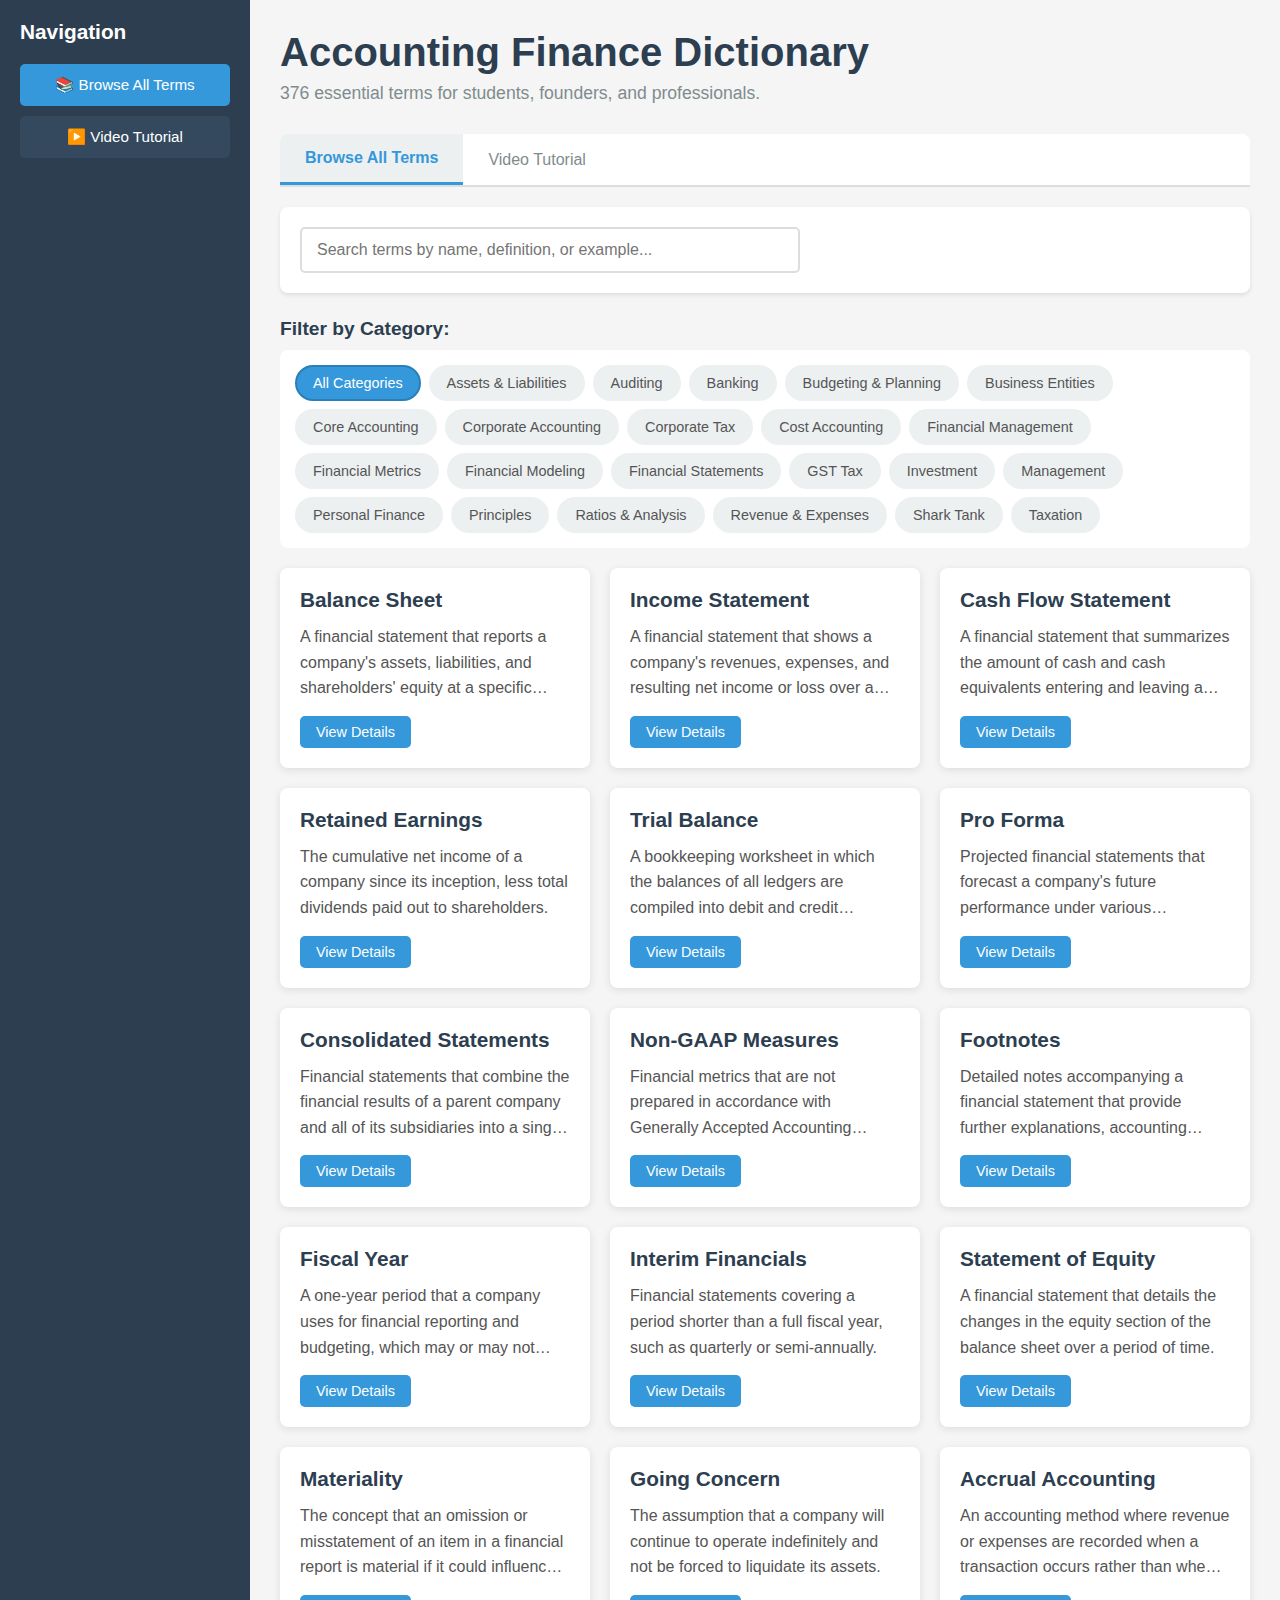
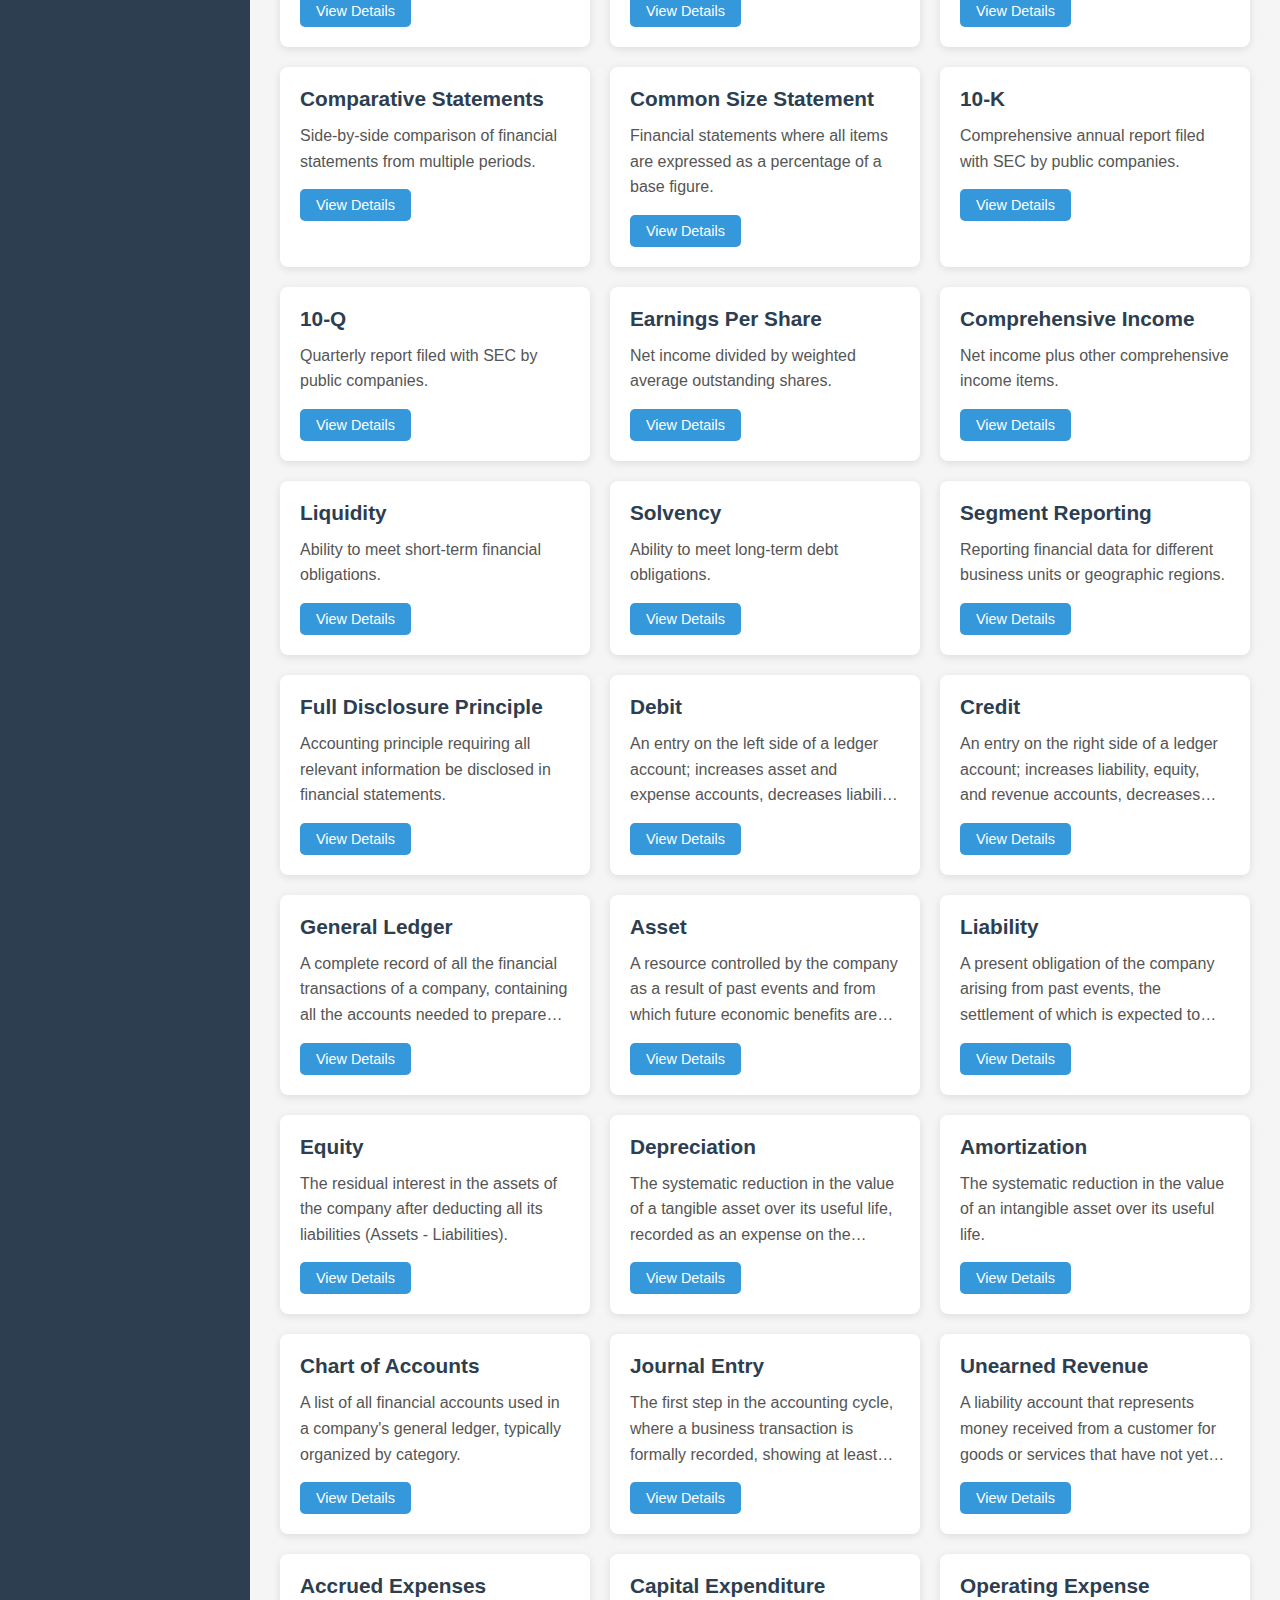
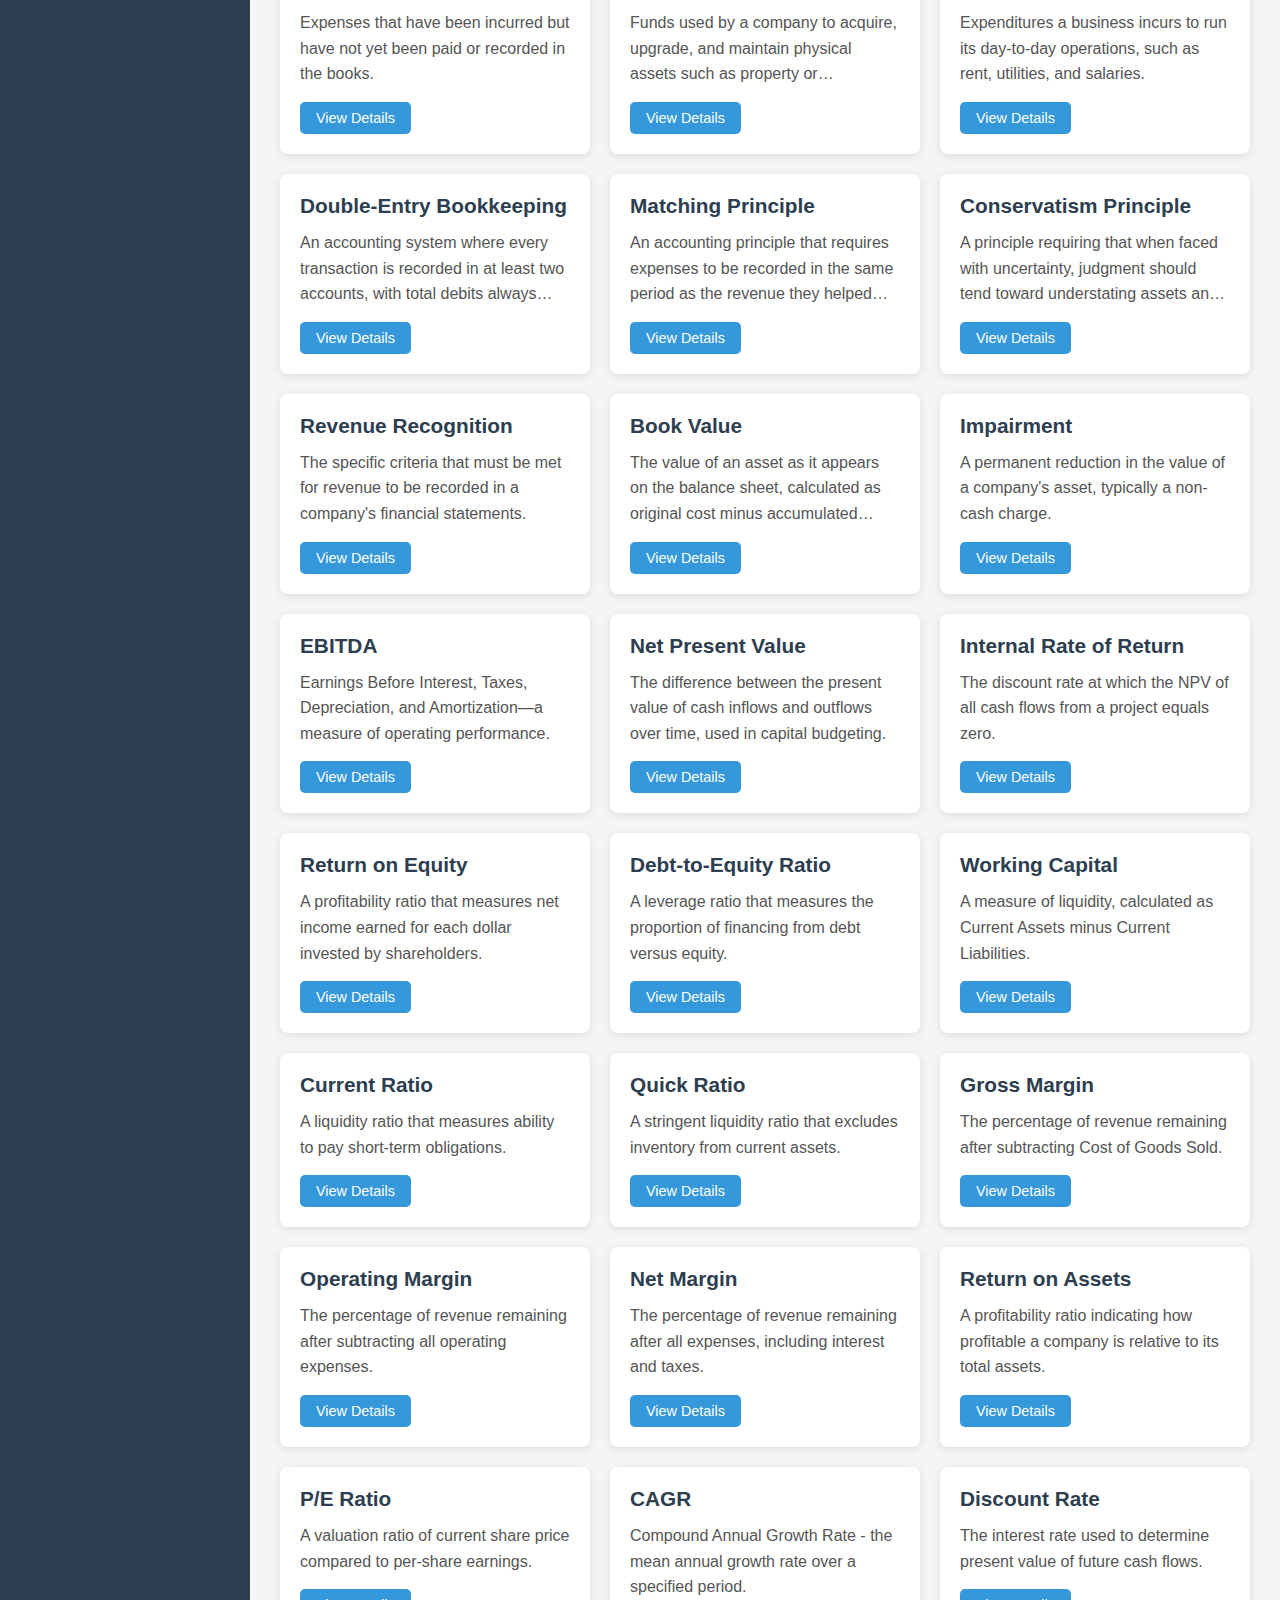
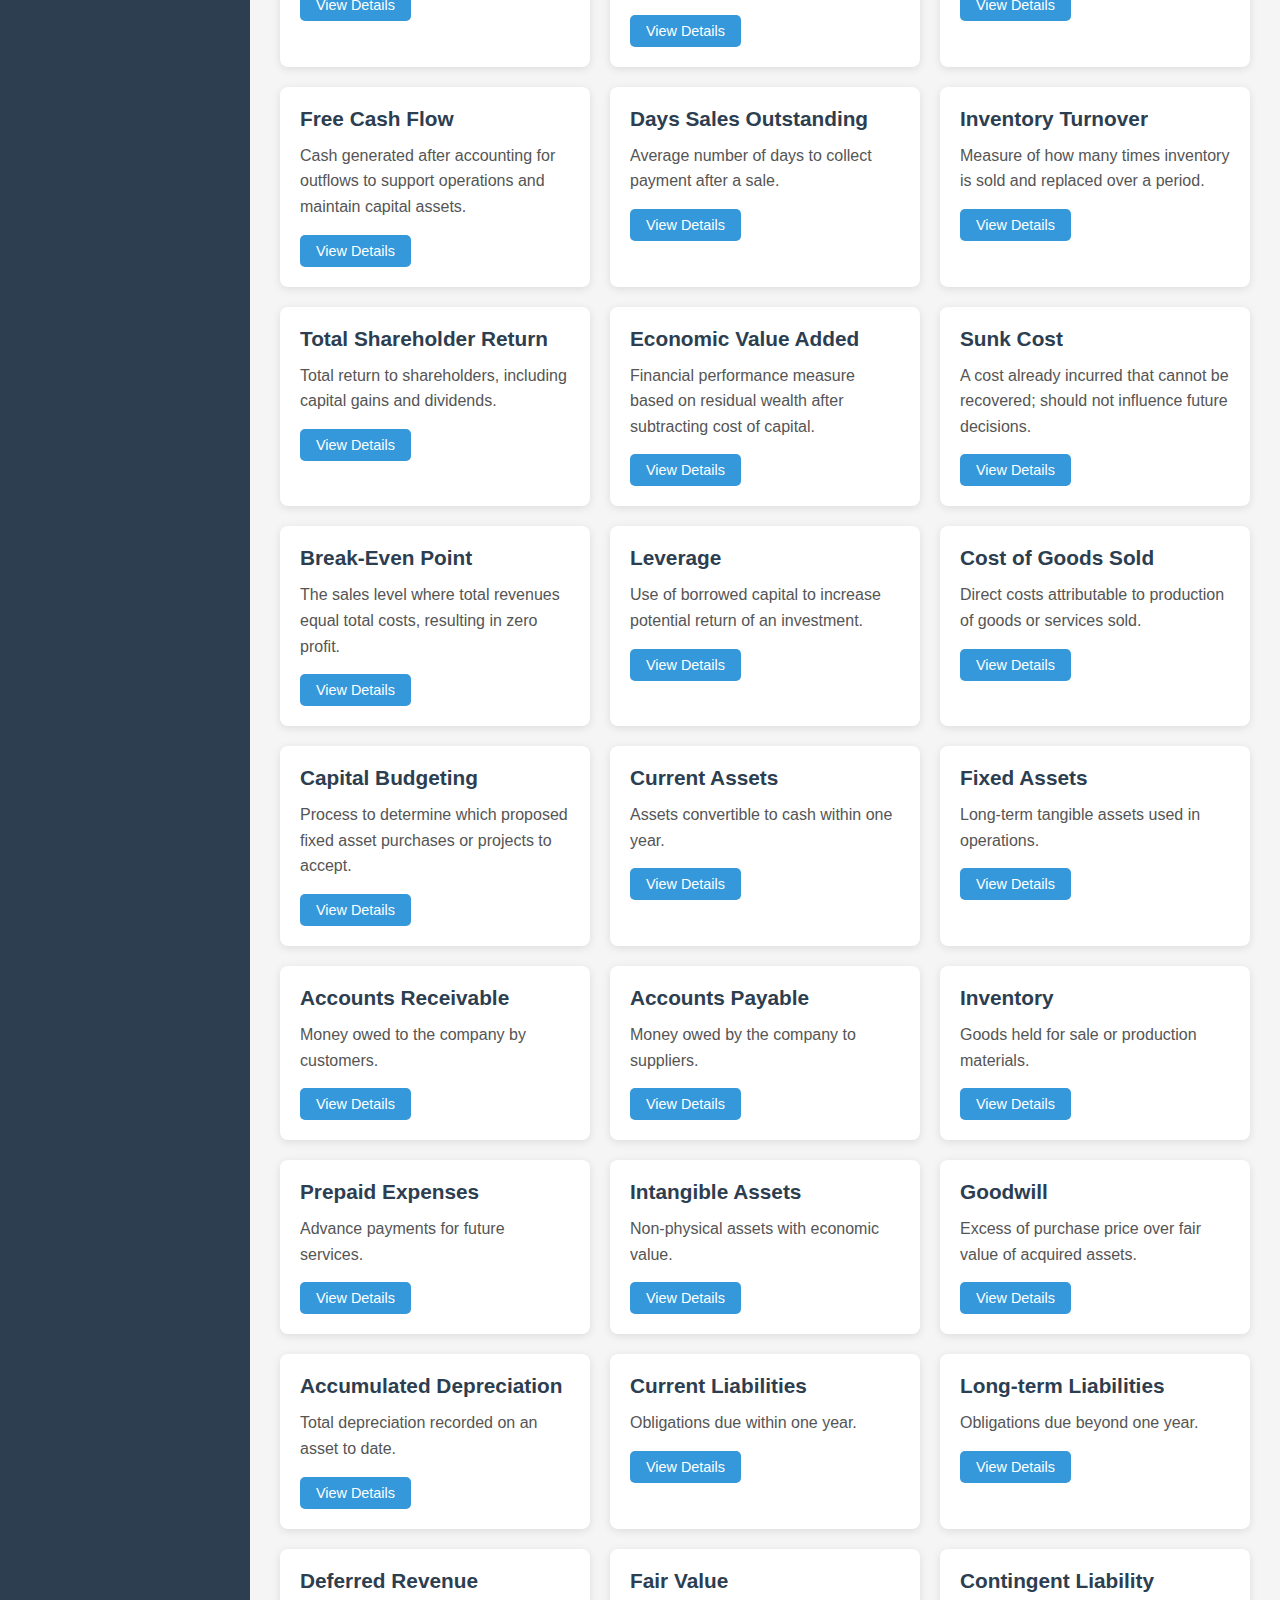
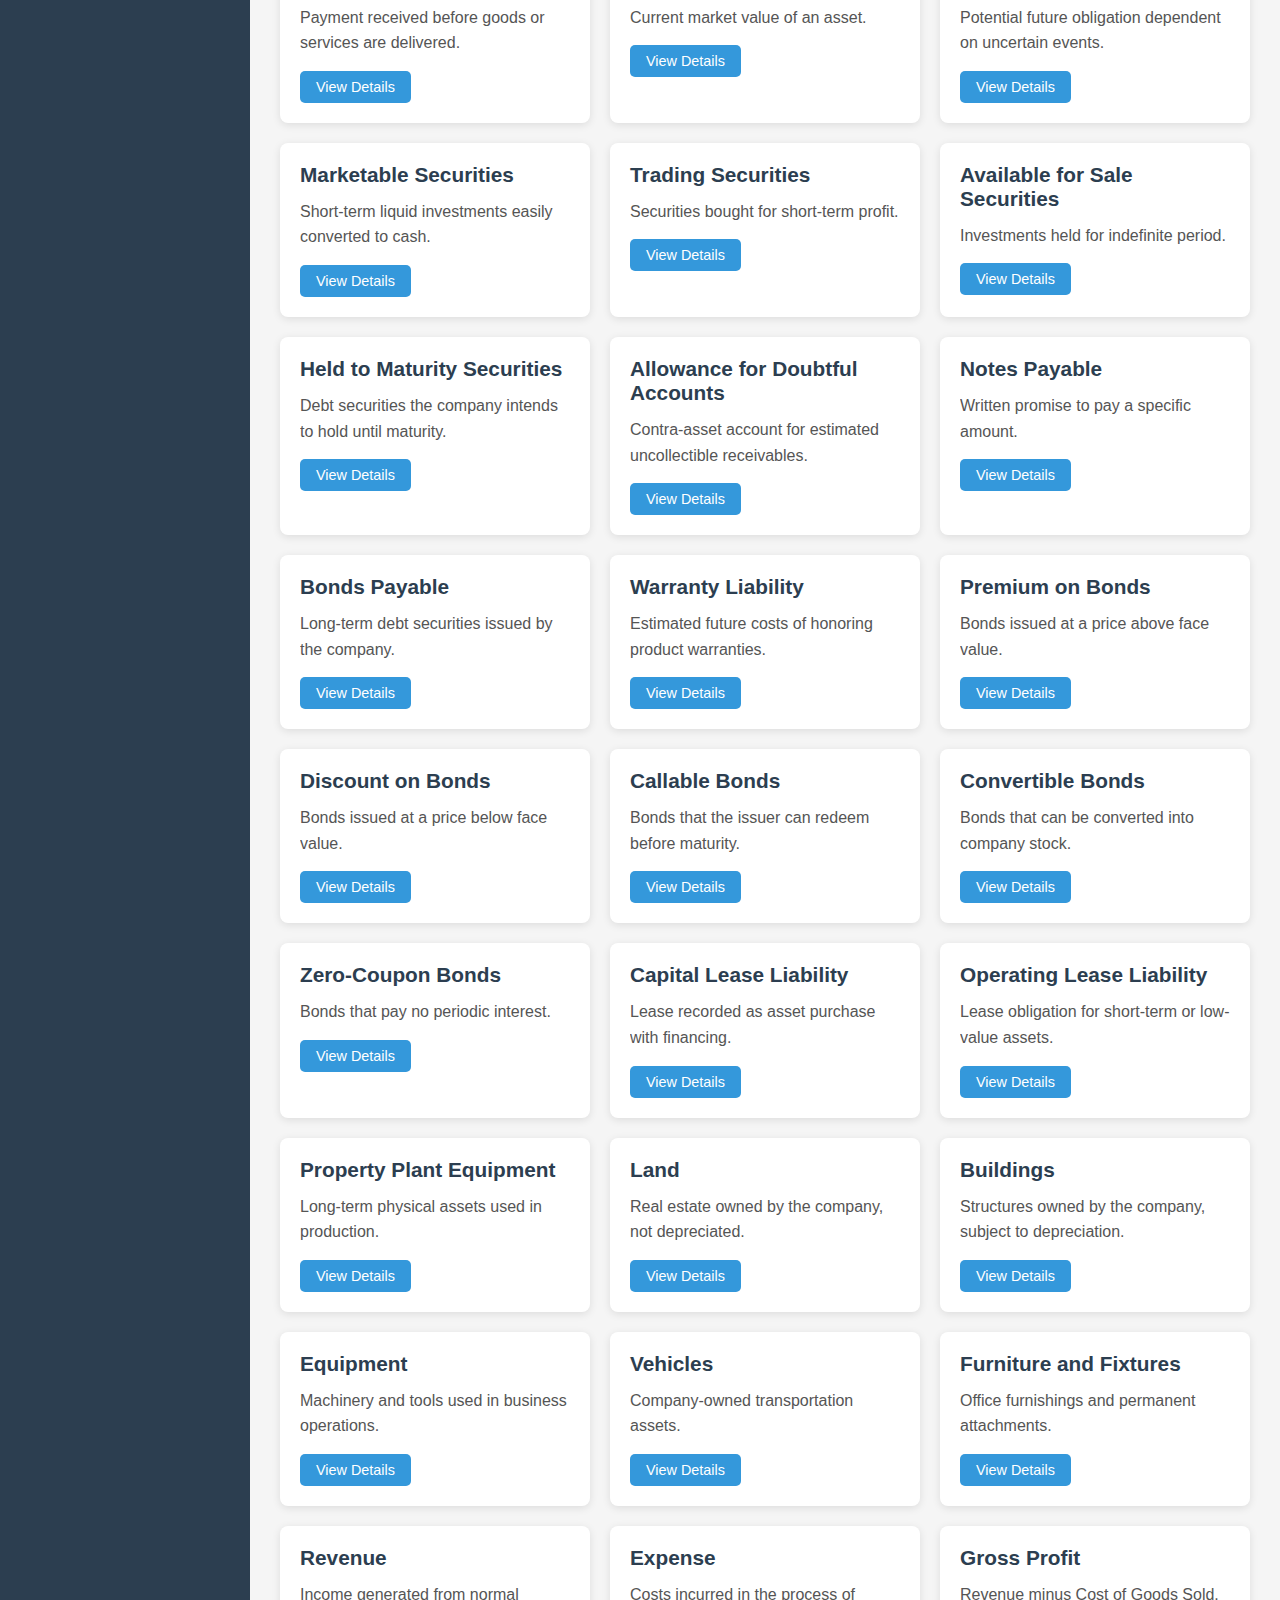
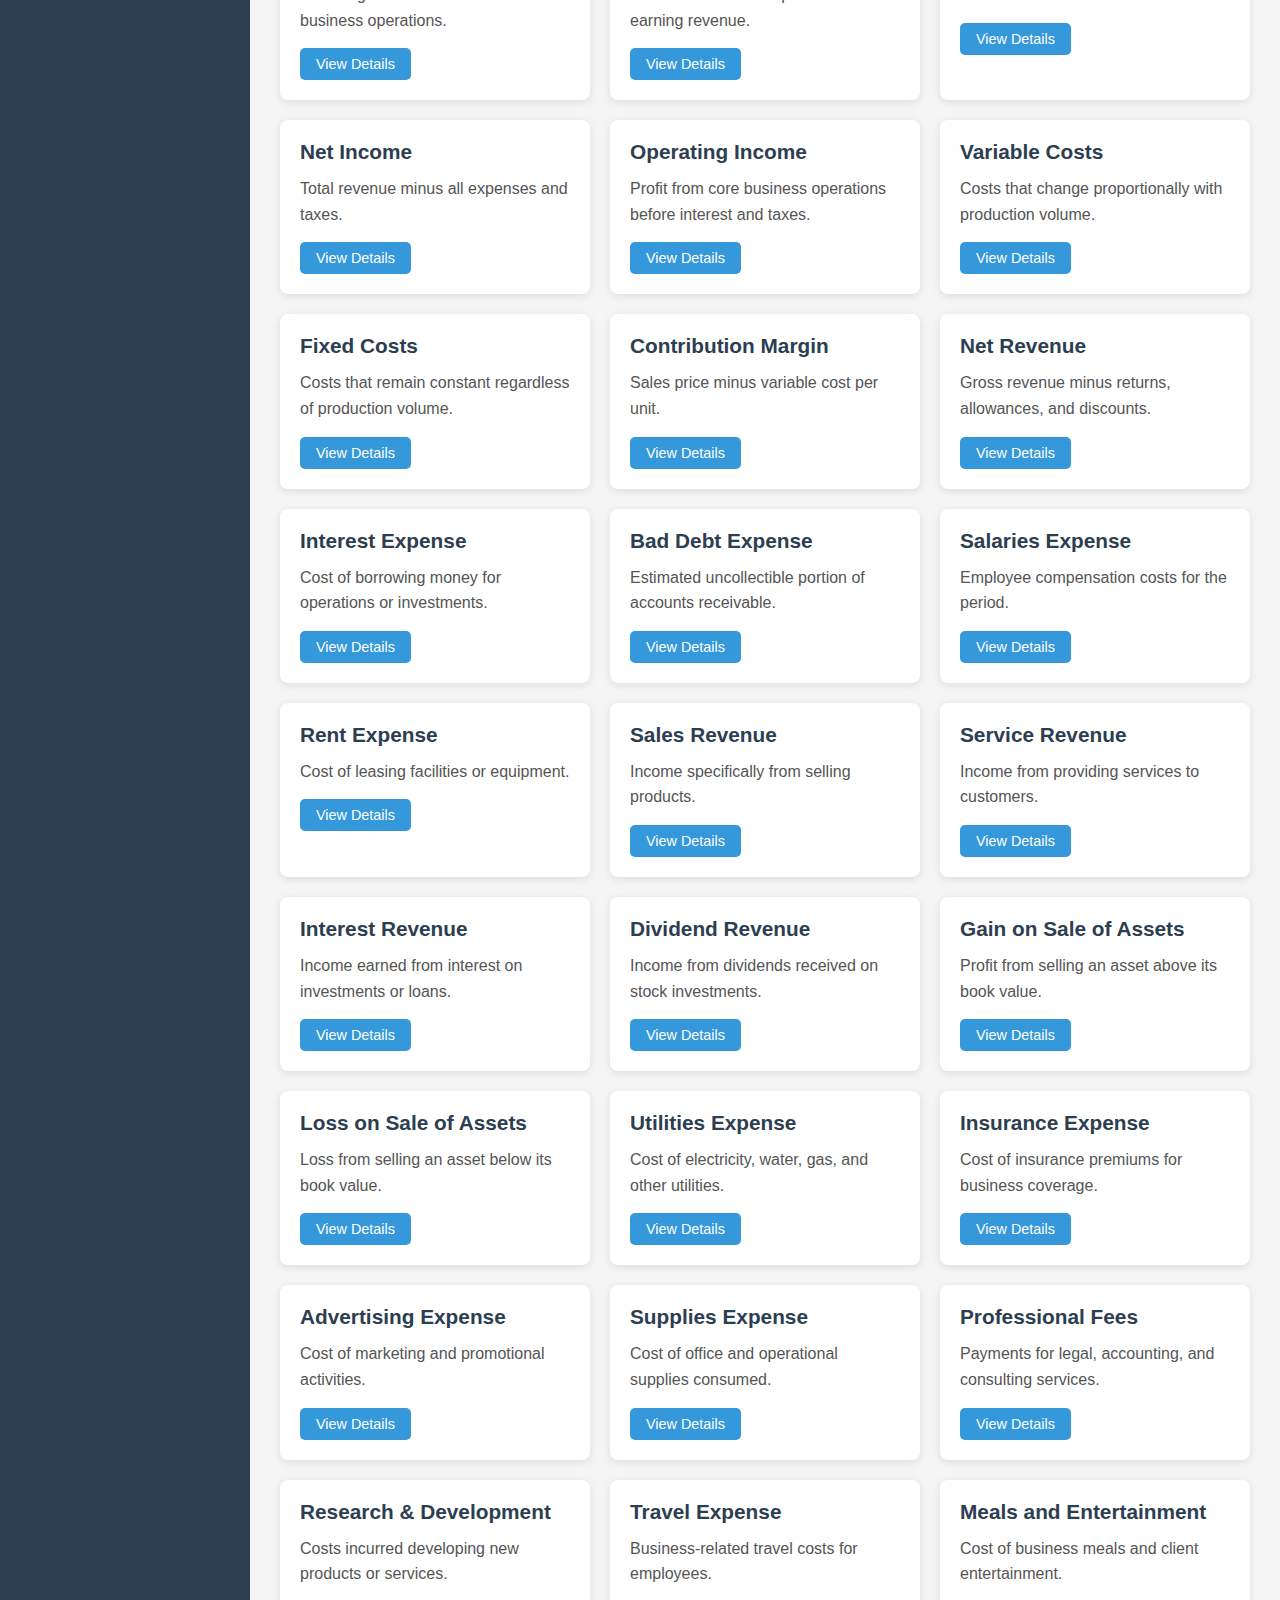
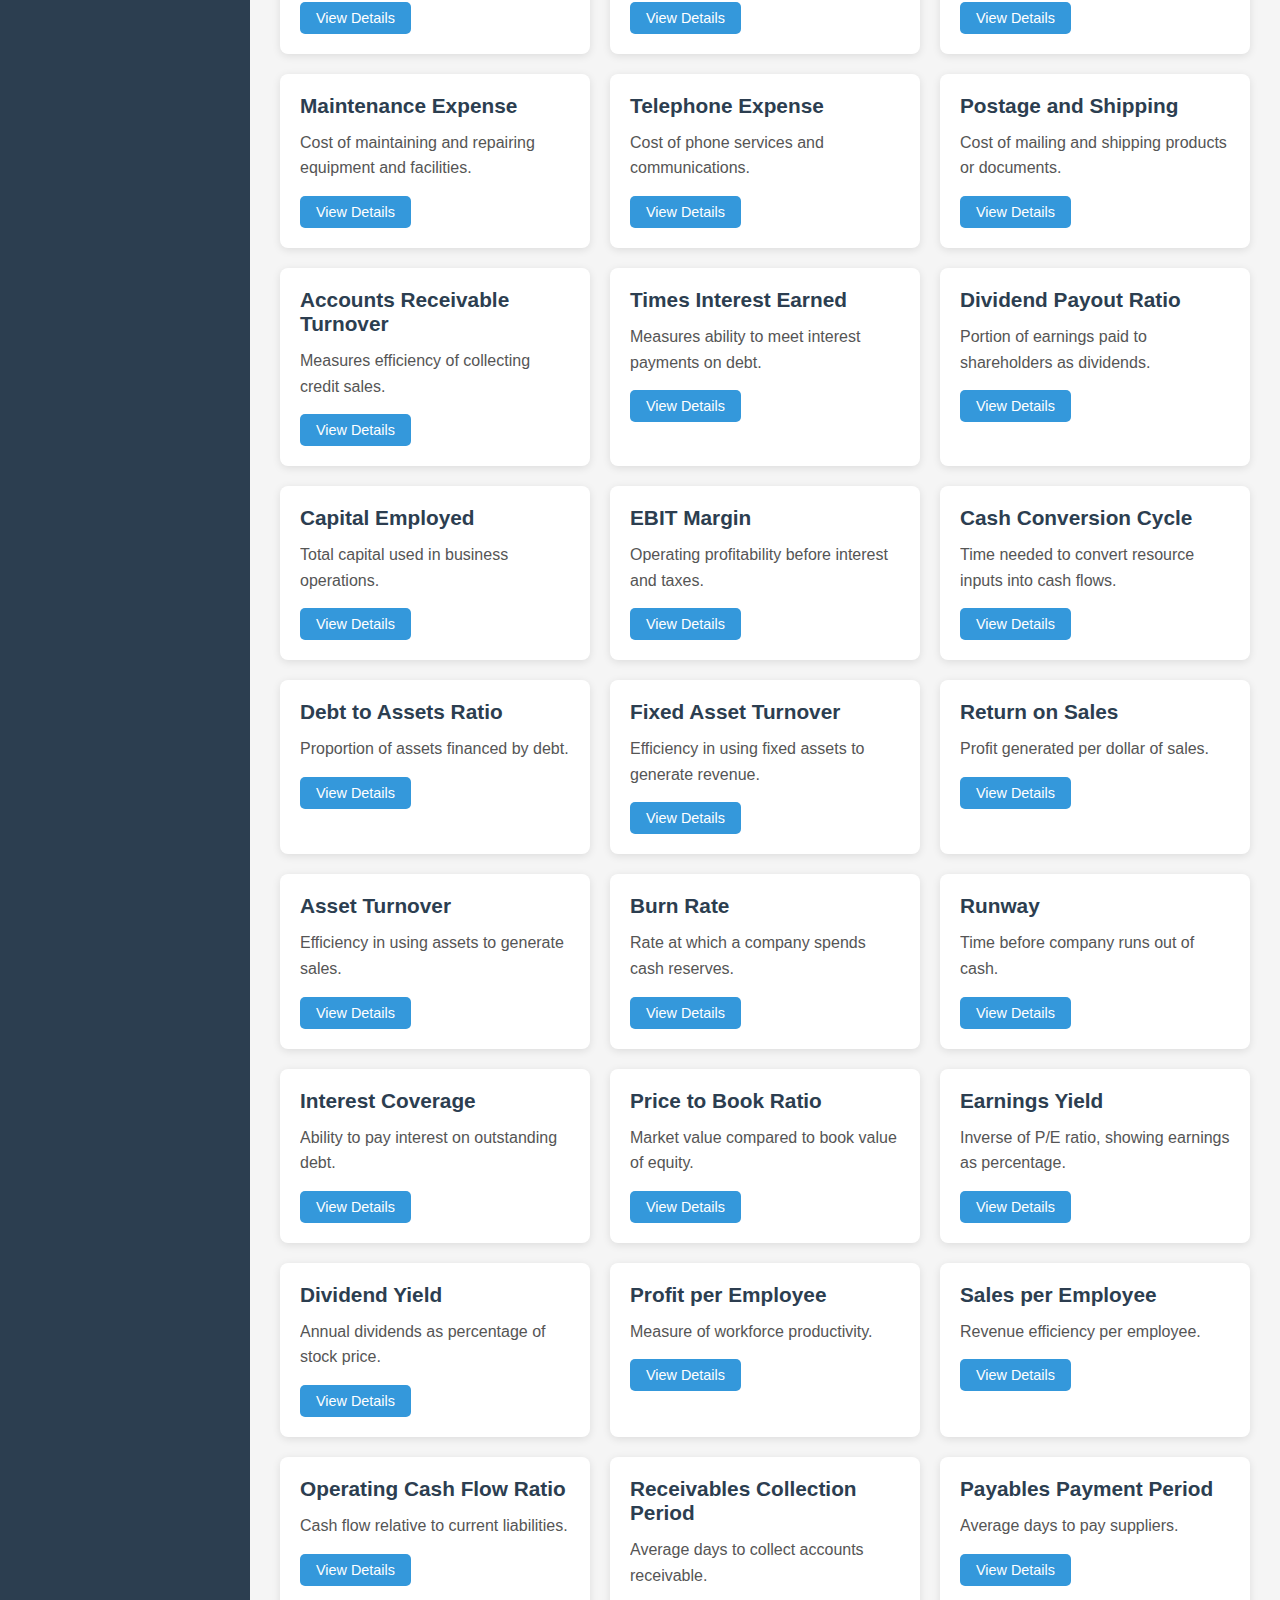
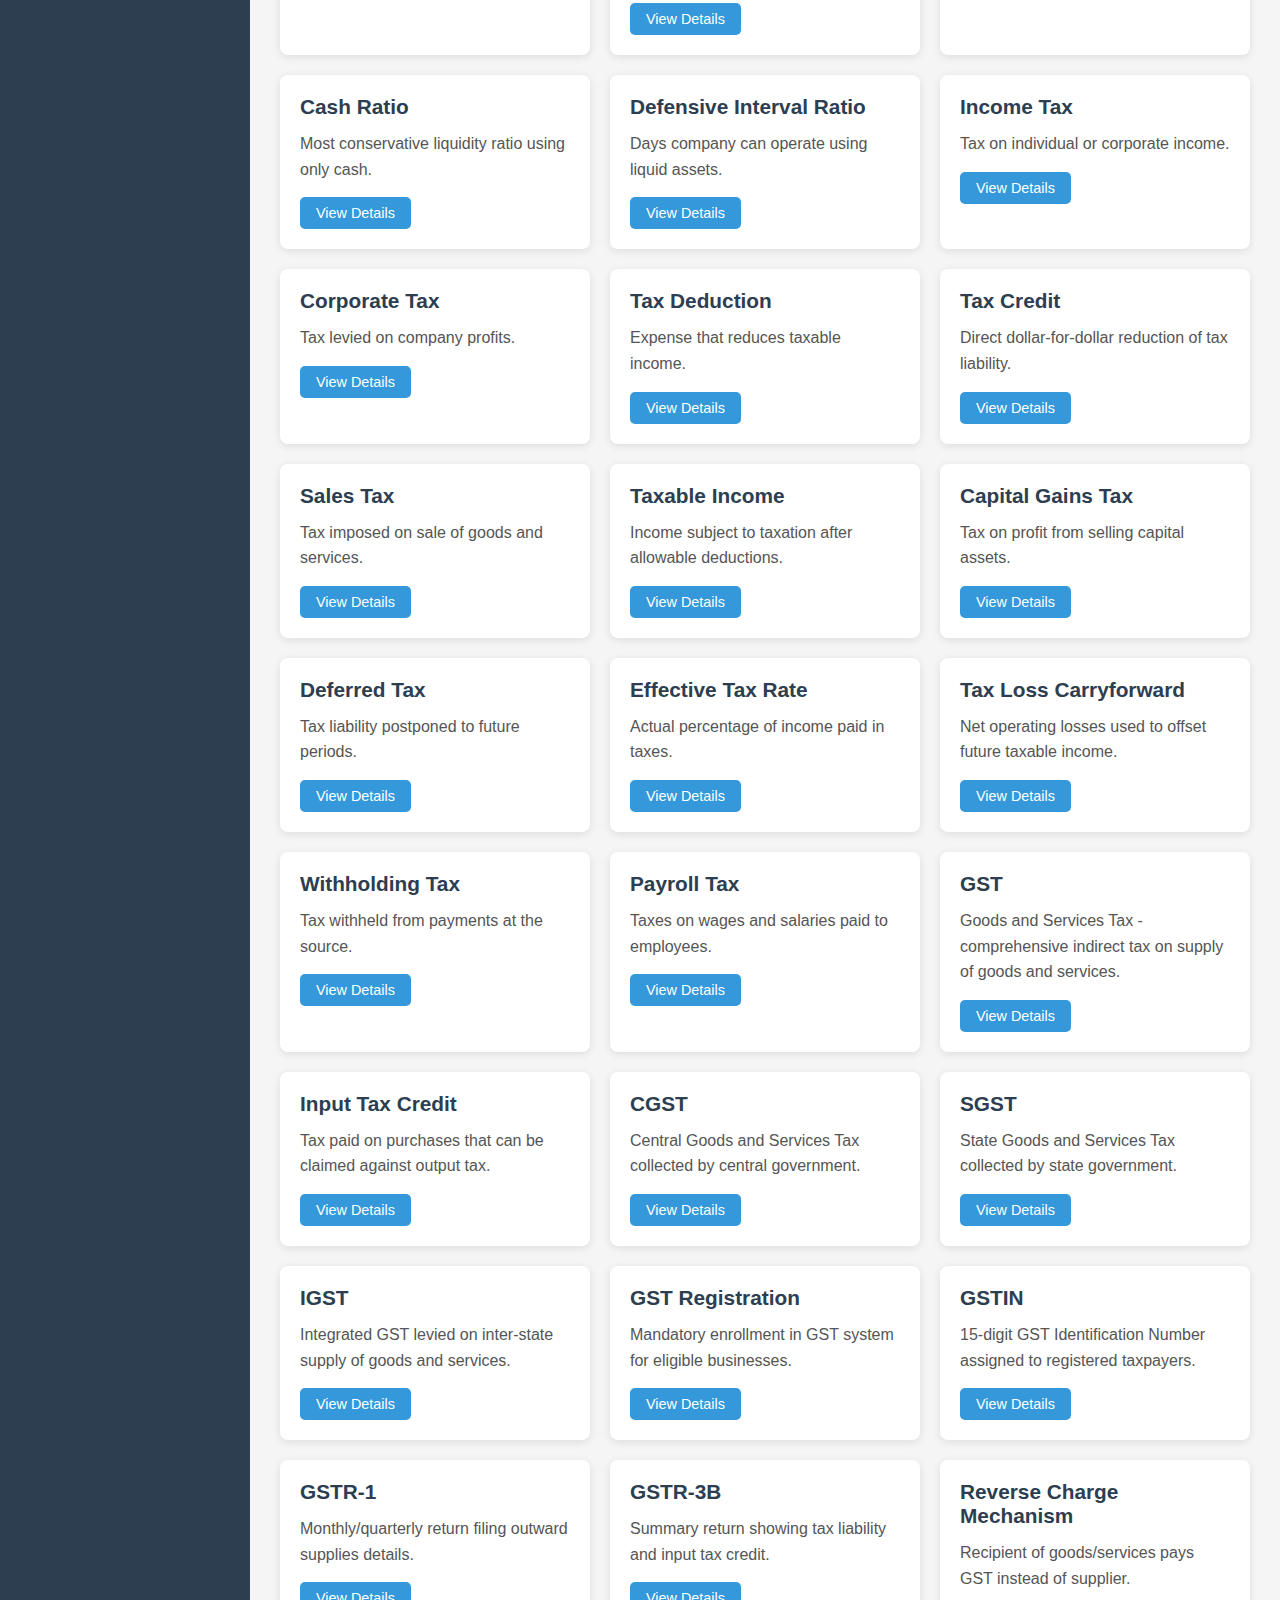
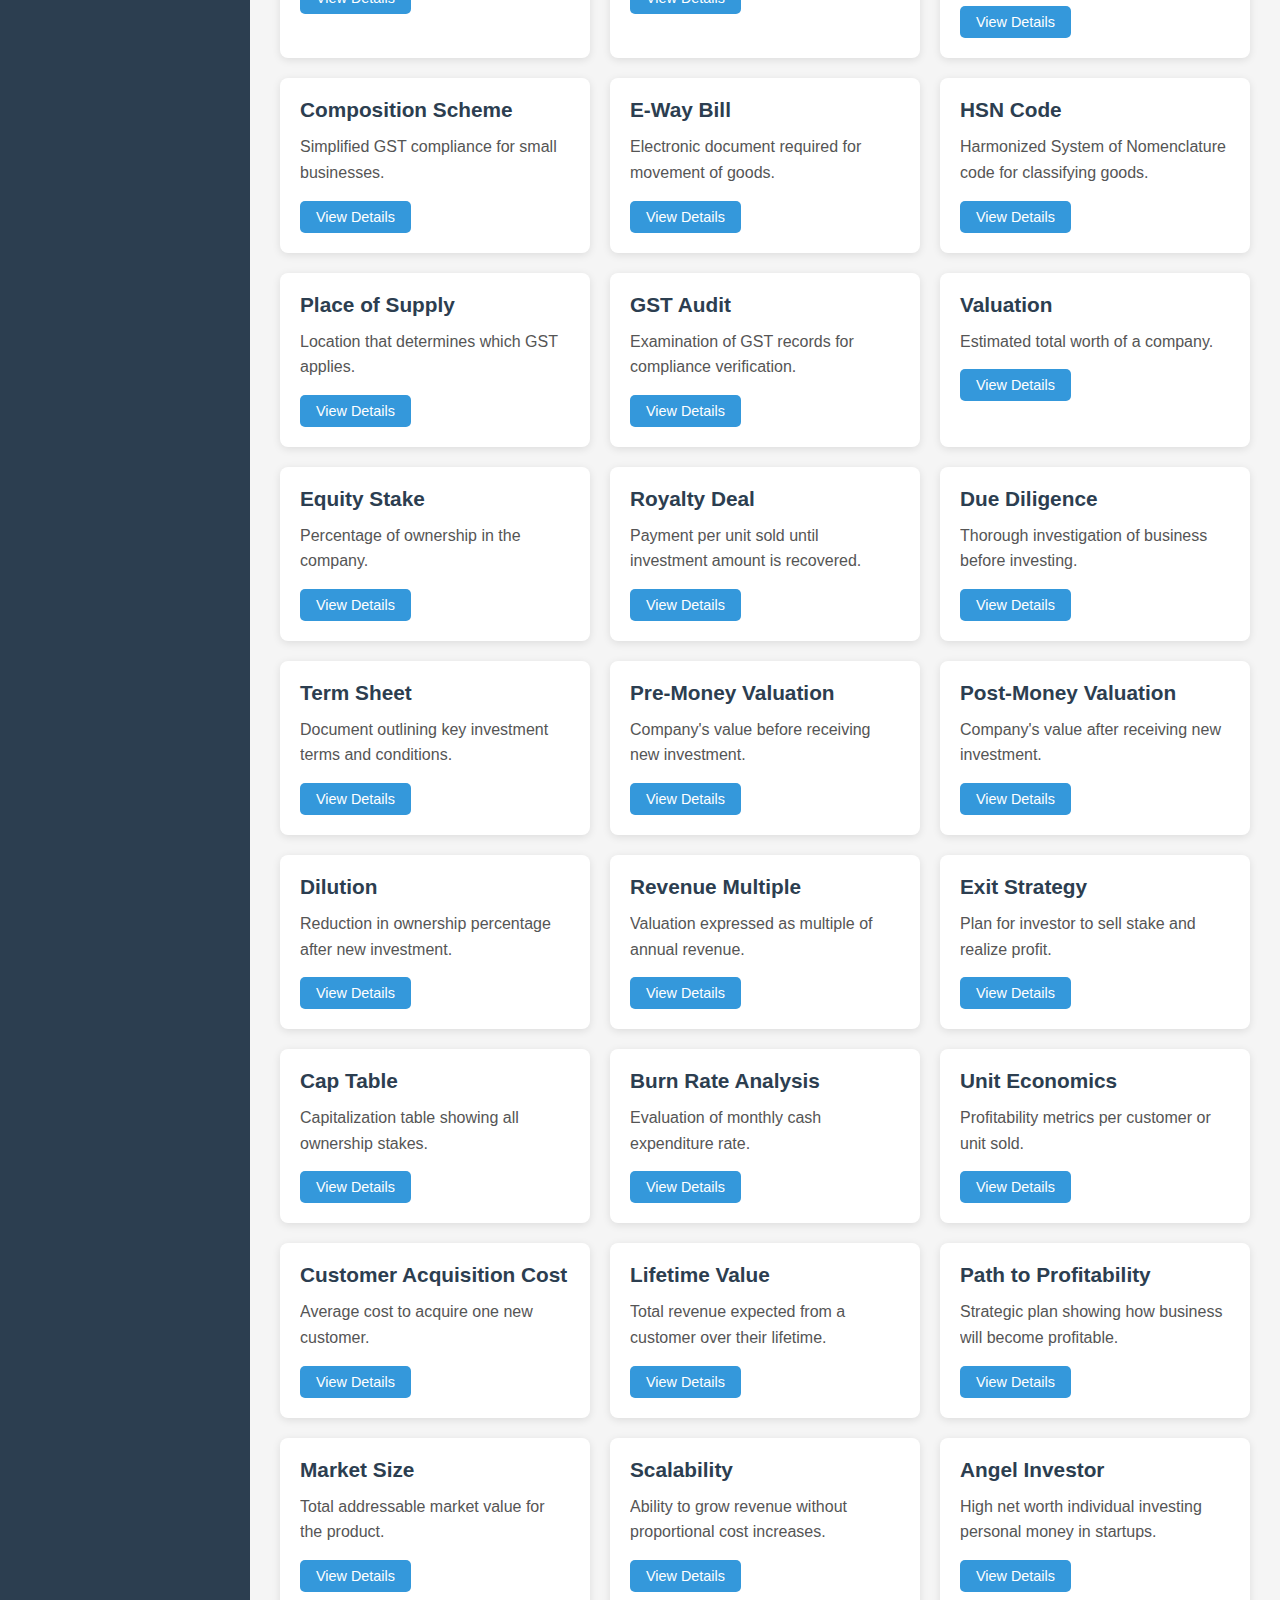
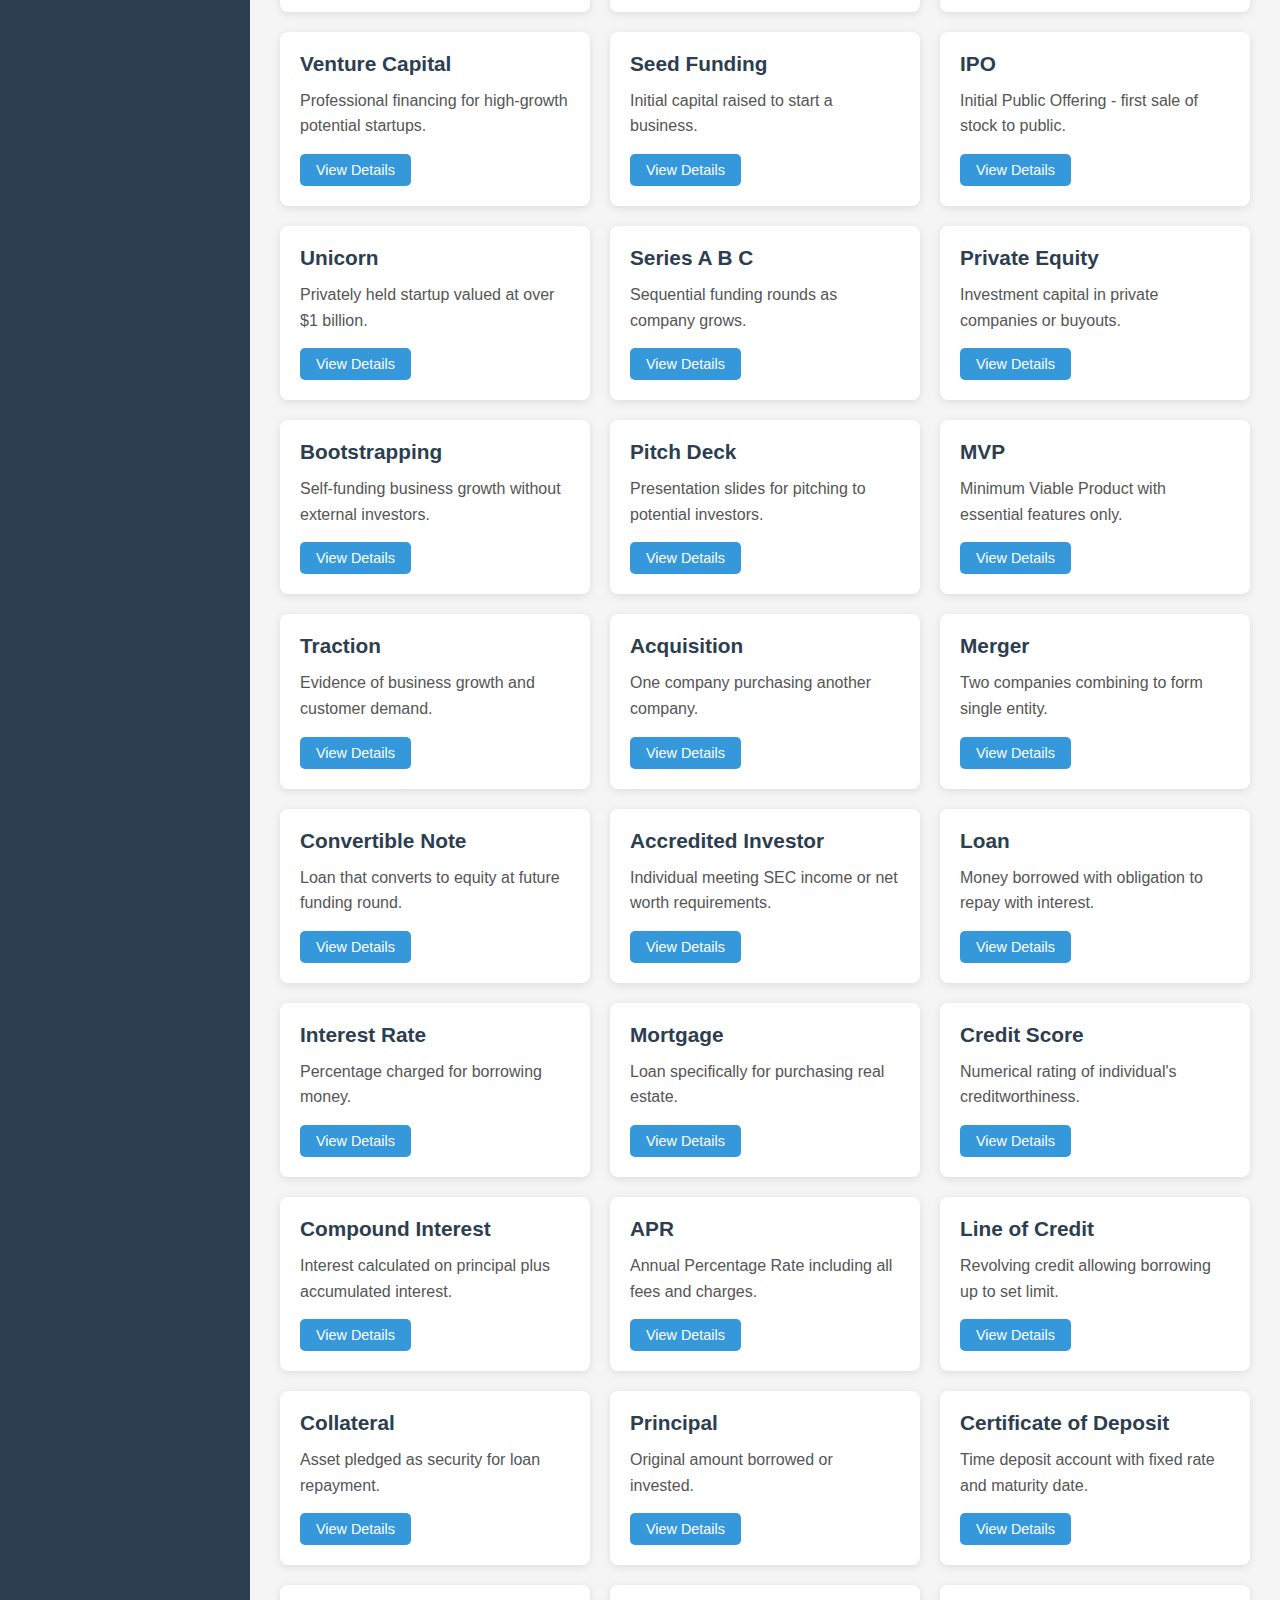
<file: index.html>
<!DOCTYPE html>
<html lang="en">
<head>
    <meta charset="UTF-8">
    <meta name="viewport" content="width=device-width, initial-scale=1.0">
    <title>Complete Accounting Finance Dictionary</title>
    <style>
        /* CSS Theme provided by the user (Claude style) */
        * { margin: 0; padding: 0; box-sizing: border-box; }
        body { font-family: 'Segoe UI', Tahoma, Geneva, Verdana, sans-serif; background: #f5f5f5; }
        
        .container { display: flex; flex-wrap: wrap; min-height: 100vh; }
        
        /* Sidebar */
        .sidebar {
            min-width: 250px; 
            width: 250px;
            padding: 20px;
            background: #2c3e50; /* Dark Blue */
            color: white;
        }
        .sidebar h2 { margin-bottom: 20px; font-size: 1.3em; }
        .sidebar ul { list-style: none; }
        .sidebar li { margin-bottom: 10px; }
        .sidebar button {
            width: 100%;
            padding: 12px;
            background: #34495e; /* Slightly lighter dark blue */
            color: white;
            border: none;
            border-radius: 5px;
            cursor: pointer;
            font-size: 0.95em;
            transition: background 0.3s;
        }
        .sidebar button:hover { background: #1abc9c; /* Teal hover */ }
        .sidebar button.active-nav { background: #3498db; } /* Blue active */
        
        /* Category filters */
        #category-list { 
            display: flex; 
            flex-wrap: wrap; 
            gap: 8px; 
            margin-bottom: 20px;
            padding: 15px;
            background: white;
            border-radius: 8px;
        }
        .category-item { list-style: none; }
        .category-item button {
            padding: 8px 16px;
            background: #ecf0f1;
            border: 2px solid transparent;
            border-radius: 20px;
            cursor: pointer;
            font-size: 0.9em;
            color: #555;
            transition: all 0.3s;
            width: auto; /* Override sidebar button width */
        }
        .category-item button:hover { background: #bdc3c7; }
        .category-item button.active {
            background: #3498db;
            color: white;
            border-color: #2980b9;
        }
        
        /* Main content */
        .main-content { 
            flex: 1; 
            padding: 30px;
            min-width: 300px;
        }
        
        header { margin-bottom: 30px; }
        header h1 { 
            font-size: 2.5em; 
            color: #2c3e50;
            margin-bottom: 8px;
        }
        header p { 
            color: #7f8c8d; 
            font-size: 1.1em;
        }
        
        /* Search */
        .search-container { 
            margin-bottom: 25px;
            background: white;
            padding: 20px;
            border-radius: 8px;
            box-shadow: 0 2px 4px rgba(0,0,0,0.1);
        }
        .search-input { 
            padding: 12px 15px; 
            font-size: 1em; 
            width: 100%; 
            max-width: 500px;
            border: 2px solid #ddd;
            border-radius: 5px;
            transition: border-color 0.3s;
        }
        .search-input:focus {
            outline: none;
            border-color: #3498db;
        }
        
        /* Terms grid */
        .terms-grid {
            display: grid;
            grid-template-columns: repeat(auto-fill, minmax(300px, 1fr));
            gap: 20px;
        }
        
        .term-card {
            background: white;
            padding: 20px;
            border-radius: 8px;
            box-shadow: 0 2px 8px rgba(0,0,0,0.1);
            transition: transform 0.2s, box-shadow 0.2s;
            cursor: pointer;
        }
        .term-card:hover {
            transform: translateY(-5px);
            box-shadow: 0 4px 12px rgba(0,0,0,0.15);
        }
        
        .term-title {
            font-size: 1.3em;
            font-weight: bold;
            color: #2c3e50;
            margin-bottom: 12px;
        }
        
        .term-brief {
            color: #555;
            line-height: 1.6;
            margin-bottom: 15px;
            display: -webkit-box;
            -webkit-line-clamp: 3;
            -webkit-box-orient: vertical;
            overflow: hidden;
        }
        
        .view-details-btn {
            padding: 8px 16px;
            background: #3498db;
            color: white;
            border: none;
            border-radius: 5px;
            cursor: pointer;
            font-size: 0.9em;
            transition: background 0.3s;
        }
        .view-details-btn:hover { background: #2980b9; }
        
        /* Modal */
        .modal {
            display: none;
            position: fixed;
            z-index: 1000;
            left: 0;
            top: 0;
            width: 100%;
            height: 100%;
            overflow: auto;
            background: rgba(0,0,0,0.6);
            animation: fadeIn 0.3s;
        }
        
        @keyframes fadeIn {
            from { opacity: 0; }
            to { opacity: 1; }
        }
        
        .modal-content {
            background: white;
            margin: 5% auto;
            padding: 30px;
            border-radius: 10px;
            max-width: 600px;
            position: relative;
            animation: slideDown 0.3s;
        }
        
        @keyframes slideDown {
            from { transform: translateY(-50px); opacity: 0; }
            to { transform: translateY(0); opacity: 1; }
        }
        
        .close-button {
            position: absolute;
            top: 15px;
            right: 20px;
            font-size: 2em;
            cursor: pointer;
            color: #7f8c8d;
            transition: color 0.3s;
        }
        .close-button:hover { color: #e74c3c; }
        
        #modal-term {
            color: #2c3e50;
            margin-bottom: 20px;
            font-size: 1.8em;
        }
        
        .section-title {
            font-weight: bold;
            color: #3498db;
            margin-top: 15px;
            margin-bottom: 8px;
            font-size: 1.1em;
        }
        
        #modal-definition, #modal-example {
            color: #555;
            line-height: 1.8;
        }
        
        .no-results {
            text-align: center;
            padding: 60px 20px;
            background: white;
            border-radius: 8px;
        }
        .no-results h2 {
            color: #7f8c8d;
            margin-bottom: 10px;
        }
        
        /* Video section - Forcing aspect ratio and handling missing video */
        .video-responsive {
            position: relative;
            padding-bottom: 56.25%;
            height: 0;
            overflow: hidden;
            background: #000;
            border-radius: 8px;
            display: flex;
            align-items: center;
            justify-content: center;
        }
        .video-responsive video {
            position: absolute;
            top: 0;
            left: 0;
            width: 100%;
            height: 100%;
        }
        .video-message {
            color: white;
            padding: 20px;
            text-align: center;
            font-size: 1.2em;
        }

        /* Tabs */
        .tab-container {
            display: flex;
            margin-bottom: 20px;
            border-bottom: 2px solid #ddd;
            background: white;
            border-radius: 8px 8px 0 0;
            overflow: hidden;
        }
        .tab-btn {
            background: white;
            border: none;
            font-size: 1em;
            padding: 15px 25px;
            cursor: pointer;
            color: #7f8c8d;
            transition: all 0.3s;
        }
        .tab-btn:hover { background: #ecf0f1; }
        .tab-btn.active {
            color: #3498db;
            font-weight: bold;
            background: #ecf0f1;
            border-bottom: 3px solid #3498db;
        }
        .tab-content { display: none; }
        .tab-content.active { display: block; }
        
        /* Responsive */
        @media (max-width: 768px) {
            .sidebar {
                width: 100%;
                min-width: 100%;
                padding-bottom: 0;
            }
            .sidebar h2 { display: none; }
            .sidebar ul { 
                display: flex; 
                flex-wrap: wrap; 
                gap: 10px; 
                margin-bottom: 0;
            }
            .sidebar li { margin-bottom: 0; flex-grow: 1; }
            .sidebar button { padding: 8px 10px; font-size: 0.9em; }
            .main-content { padding: 20px; }
            .terms-grid {
                grid-template-columns: 1fr;
            }
            header h1 { font-size: 1.8em; }
            #category-list {
                padding: 10px;
                background: #f0f0f0;
                border: none;
            }
        }
    </style>
</head>
<body>
    <div class="container">
        <!-- Sidebar -->
        <div class="sidebar">
            <h2>Navigation</h2>
            <ul>
                <li><button id="nav-terms-btn" onclick="openTabByName('terms', this)">📚 Browse All Terms</button></li>
                <li><button id="nav-video-btn" onclick="openTabByName('video-tutorial', this)">▶️ Video Tutorial</button></li>
            </ul>
        </div>
        
        <div class="main-content">
            <header>
                <h1>Accounting Finance Dictionary</h1>
                <p><span id="term-count">329</span> essential terms for students, founders, and professionals.</p>
            </header>

            <!-- Tabs -->
            <div class="tab-container">
                <button class="tab-btn active" onclick="openTab(event, 'terms')">Browse All Terms</button>
                <button class="tab-btn" onclick="openTab(event, 'video-tutorial')">Video Tutorial</button>
            </div>

            <!-- Tab: Terms -->
            <div id="terms" class="tab-content active">
                <div class="search-container">
                    <input type="text" id="search-input" class="search-input" placeholder="Search terms by name, definition, or example...">
                </div>
                
                <p style="font-size: 1.2em; font-weight: bold; color: #2c3e50; margin-bottom: 10px;">Filter by Category:</p>
                <!-- Category filters -->
                <ul id="category-list"></ul>
                
                <!-- Terms output -->
                <div id="terms-output" class="terms-grid"></div>
                <div id="no-results" class="no-results" style="display: none;">
                    <h2>🚫 No results found.</h2>
                    <p>Try broadening your search or selecting a different category.</p>
                </div>
            </div>
            
            <!-- Tab: Video -->
            <div id="video-tutorial" class="tab-content">
                <h3 style="margin-bottom: 20px; color: #2c3e50;">Video Tutorial: India's GST Overhaul</h3>
                <div class="video-responsive">
                    <div class="video-message">
                        This video requires an external URL to be viewed. Local file paths (like `assets/IndiasGSTOverhaul.mp4`) are not supported in this environment. 
                        
                    </div>
                </div>
            </div>
        </div>
    </div>
    
    <!-- Modal for Term Details -->
    <div id="term-modal" class="modal">
        <div class="modal-content">
            <span class="close-button">&times;</span>
            <h2 id="modal-term"></h2>
            <p class="section-title">Category</p>
            <p id="modal-category" style="color: #3498db; font-weight: 600;"></p>
            <p class="section-title">Definition</p>
            <p id="modal-definition"></p>
            <p class="section-title">Example</p>
            <p id="modal-example"></p>
        </div>
    </div>

    <!-- 1. THE LINK IS HERE -->
    <script src="script.js"></script>
</body>
</html>
</file>
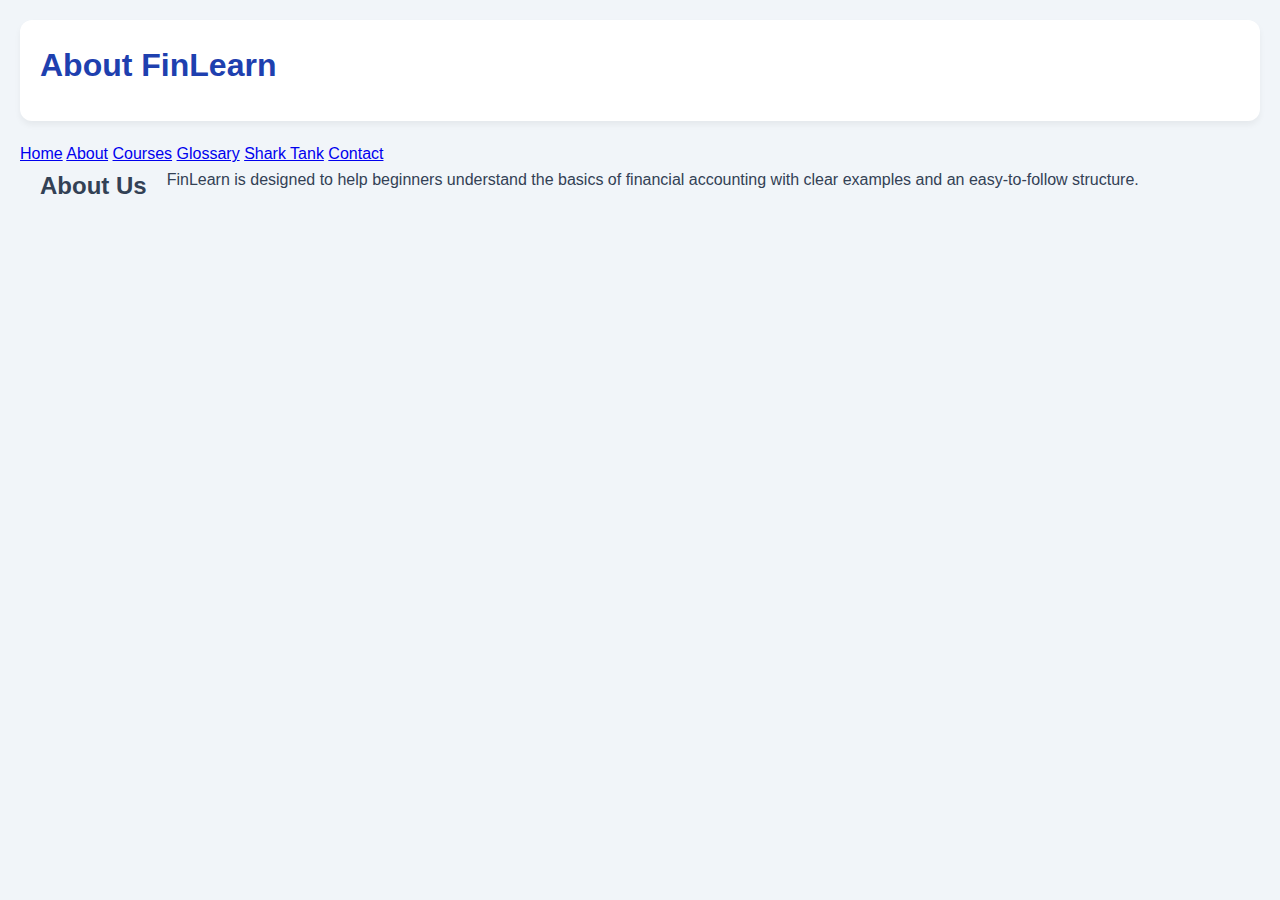
<file: about.html>
<!DOCTYPE html>
<html>
<head>
  <title>About - FinLearn</title>
  <link rel="stylesheet" href="style.css">
</head>
<body>
<header>
  <h1>About FinLearn</h1>
</header>
<nav>
  <a href="index.html">Home</a>
  <a href="about.html">About</a>
  <a href="courses.html">Courses</a>
  <a href="glossary.html">Glossary</a>
  <a href="sharktank.html">Shark Tank</a>
  <a href="contact.html">Contact</a>
</nav>
<div class="container">
  <h2>About Us</h2>
  <p>FinLearn is designed to help beginners understand the basics of financial accounting with clear examples and an easy-to-follow structure.</p>
</div>
</body>
</html>
</file>
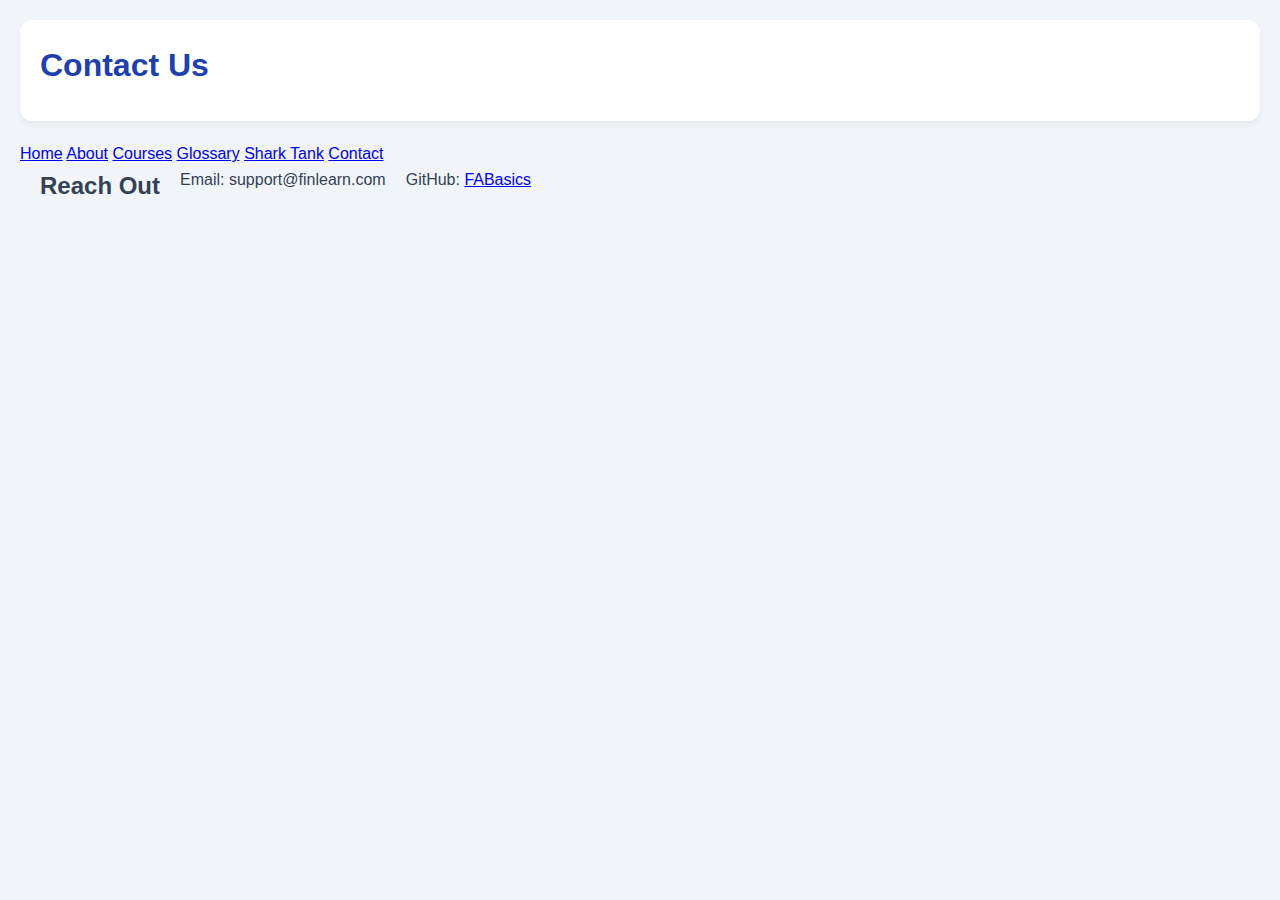
<file: contact.html>
<!DOCTYPE html>
<html>
<head>
  <title>Contact - FinLearn</title>
  <link rel="stylesheet" href="style.css">
</head>
<body>
<header>
  <h1>Contact Us</h1>
</header>
<nav>
  <a href="index.html">Home</a>
  <a href="about.html">About</a>
  <a href="courses.html">Courses</a>
  <a href="glossary.html">Glossary</a>
  <a href="sharktank.html">Shark Tank</a>
  <a href="contact.html">Contact</a>
</nav>
<div class="container">
  <h2>Reach Out</h2>
  <p>Email: support@finlearn.com</p>
  <p>GitHub: <a href="https://github.com/FABasics">FABasics</a></p>
</div>
</body>
</html>
</file>
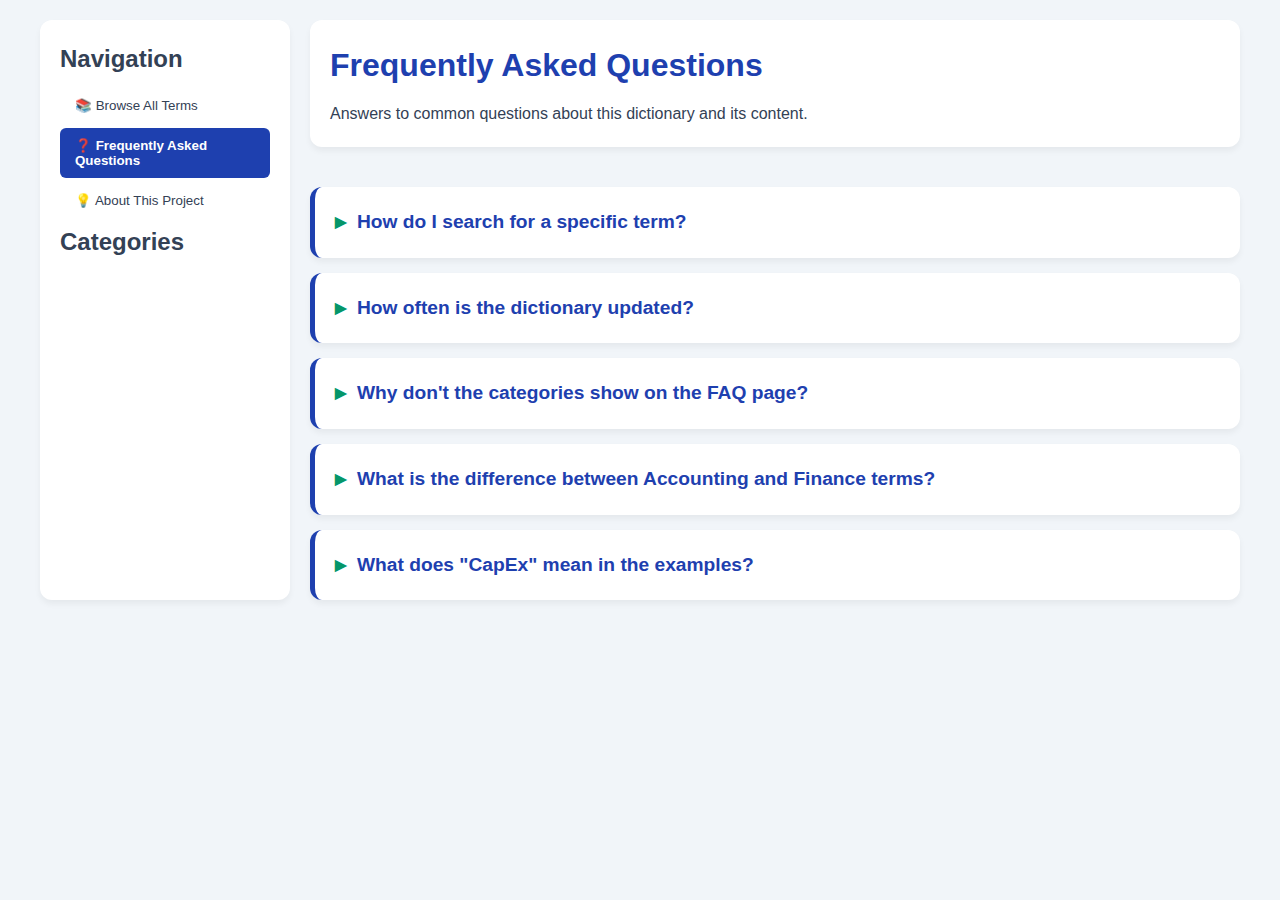
<file: faqs.html>
<!DOCTYPE html>
<html lang="en">
<head>
    <meta charset="UTF-8">
    <meta name="viewport" content="width=device-width, initial-scale=1.0">
    <title>Frequently Asked Questions - Accounting Dictionary</title>
    
    <link rel="stylesheet" href="style.css"> 

    <style>
        .faq-section {
            display: flex;
            flex-direction: column;
            gap: 15px;
            padding-top: 20px;
        }
        .faq-item {
            background-color: #ffffff; /* Same as background in sidebar/header */
            padding: 20px;
            border-radius: 12px;
            box-shadow: 0 4px 6px rgba(0, 0, 0, 0.05);
            border-left: 5px solid var(--color-primary); /* Use primary color for accent */
        }
        .faq-question {
            font-size: 1.2rem;
            font-weight: 600;
            color: var(--color-primary);
            cursor: pointer;
            padding-right: 15px;
            list-style: none; /* Hide default triangle/arrow */
            /* Custom list-style for summary */
            display: flex;
            align-items: center;
        }
        .faq-question::-webkit-details-marker {
            display: none;
        }
        /* Add a custom arrow using CSS */
        .faq-question::before {
            content: "▶";
            margin-right: 10px;
            font-size: 0.8em;
            transition: transform 0.2s;
            color: var(--color-secondary);
        }
        details[open] .faq-question::before {
            content: "▼";
        }
        .faq-answer {
            margin-top: 15px;
            padding-left: 20px;
            border-top: 1px solid var(--color-light);
            padding-top: 15px;
            line-height: 1.7;
        }
    </style>
</head>

<body>

<div class="container"> 
    
    <div class="sidebar">
        <h2>Navigation</h2>
        <ul class="category-list" id="navigation-list">
            <li class="category-item"><a href="index.html"><button>📚 Browse All Terms</button></a></li>
            <li class="category-item"><a href="faqs.html"><button class="active">❓ Frequently Asked Questions</button></a></li>
            <li class="category-item"><a href="about.html"><button>💡 About This Project</button></a></li>
        </ul>
        
        <h2>Categories</h2>
        <ul class="category-list" id="category-list">
        </ul>
    </div>
    
    <div class="main-content"> 
        <header>
            <h1>Frequently Asked Questions</h1>
            <p>Answers to common questions about this dictionary and its content.</p>
        </header>

        <main id="faqs-output">
            <div class="faq-section">
                
                <details class="faq-item">
                    <summary class="faq-question">How do I search for a specific term?</summary>
                    <p class="faq-answer">Use the search bar at the top of the <a href="index.html">**Browse All Terms**</a> page. You can search by the **term name**, its **definition**, or the **example** given for the term.</p>
                </details>

                <details class="faq-item">
                    <summary class="faq-question">How often is the dictionary updated?</summary>
                    <p class="faq-answer">The dictionary is regularly reviewed and updated, typically on a **quarterly basis**, to include new terms, clarify existing definitions, and reflect changes in accounting standards (like GAAP or IFRS).</p>
                </details>

                <details class="faq-item">
                    <summary class="faq-question">Why don't the categories show on the FAQ page?</summary>
                    <p class="faq-answer">The term categories are designed to appear only on the main <a href="index.html">**Browse All Terms**</a> page to keep the navigation simple and focused on content for the current page.</p>
                </details>
                
                <details class="faq-item">
                    <summary class="faq-question">What is the difference between Accounting and Finance terms?</summary>
                    <p class="faq-answer">**Accounting** focuses on *recording and reporting* past financial transactions. **Finance** focuses on the *management and allocation* of money for the future (e.g., budgeting, investing, risk). We cover both as they are closely linked in business.</p>
                </details>

                <details class="faq-item">
                    <summary class="faq-question">What does "CapEx" mean in the examples?</summary>
                    <p class="faq-answer">**CapEx** stands for **Capital Expenditure**. It refers to funds a company uses to acquire, upgrade, and maintain physical assets such as property, industrial buildings, or equipment.</p>
                </details>

            </div>
        </main>
    </div> 
    
</div> 

</body>
</html>
</file>
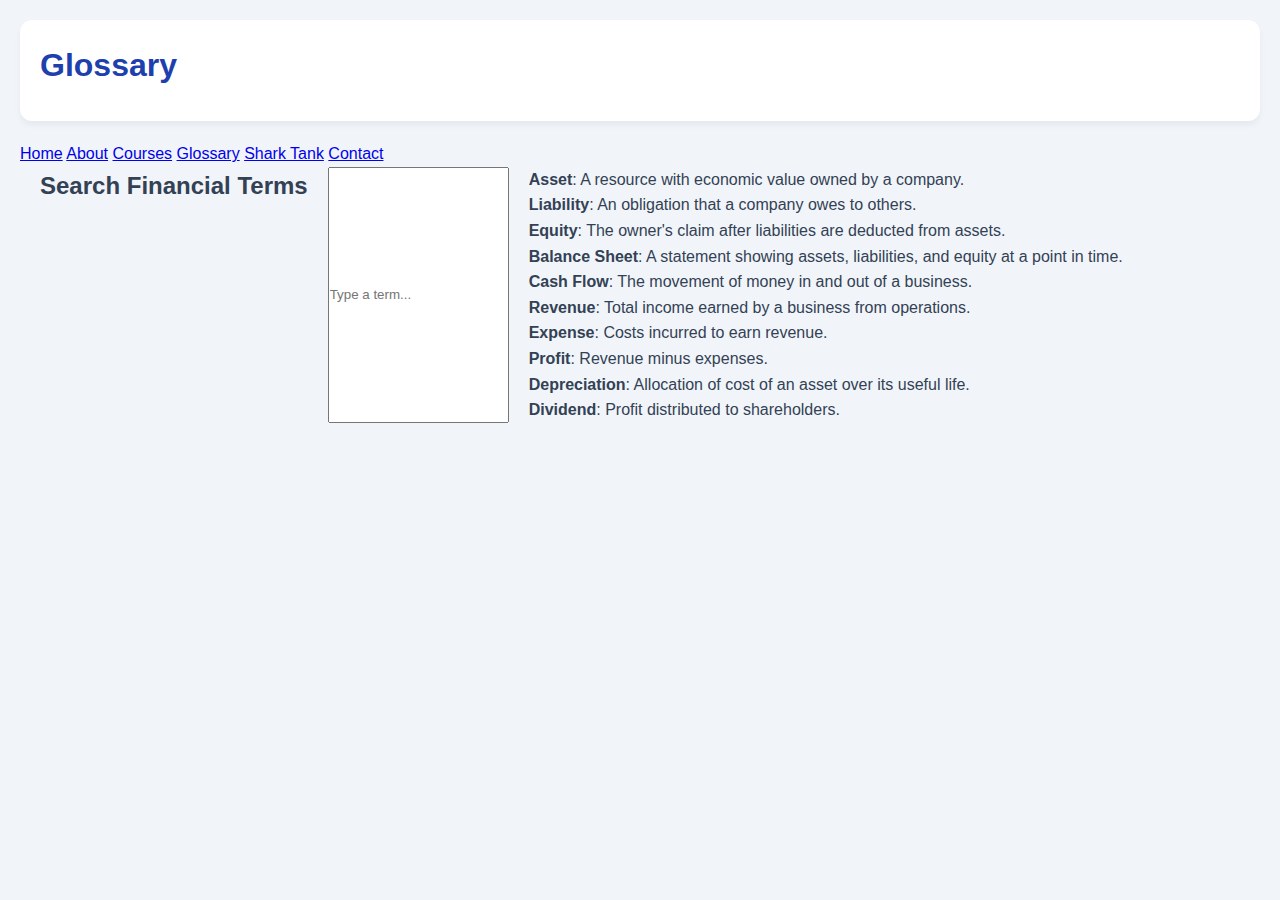
<file: glossary.html>
<!DOCTYPE html>
<html>
<head>
  <title>Glossary - FinLearn</title>
  <link rel="stylesheet" href="style.css">
  <script>
    const glossary = [
      {term: "Asset", definition: "A resource with economic value owned by a company."},
      {term: "Liability", definition: "An obligation that a company owes to others."},
      {term: "Equity", definition: "The owner's claim after liabilities are deducted from assets."},
      {term: "Balance Sheet", definition: "A statement showing assets, liabilities, and equity at a point in time."},
      {term: "Cash Flow", definition: "The movement of money in and out of a business."},
      {term: "Revenue", definition: "Total income earned by a business from operations."},
      {term: "Expense", definition: "Costs incurred to earn revenue."},
      {term: "Profit", definition: "Revenue minus expenses."},
      {term: "Depreciation", definition: "Allocation of cost of an asset over its useful life."},
      {term: "Dividend", definition: "Profit distributed to shareholders."}
    ];
    function searchGlossary() {
      let query = document.getElementById('search').value.toLowerCase();
      let resultsDiv = document.getElementById('results');
      resultsDiv.innerHTML = '';
      let results = glossary.filter(item => item.term.toLowerCase().includes(query));
      if(results.length === 0){
        resultsDiv.innerHTML = "<p>No terms found.</p>";
      } else {
        results.forEach(item => {
          resultsDiv.innerHTML += `<div class='glossary-item'><b>${item.term}</b>: ${item.definition}</div>`;
        });
      }
    }
    window.onload = () => searchGlossary();
  </script>
</head>
<body>
<header>
  <h1>Glossary</h1>
</header>
<nav>
  <a href="index.html">Home</a>
  <a href="about.html">About</a>
  <a href="courses.html">Courses</a>
  <a href="glossary.html">Glossary</a>
  <a href="sharktank.html">Shark Tank</a>
  <a href="contact.html">Contact</a>
</nav>
<div class="container">
  <h2>Search Financial Terms</h2>
  <input type="text" id="search" placeholder="Type a term..." onkeyup="searchGlossary()">
  <div id="results"></div>
</div>
</body>
</html>
</file>
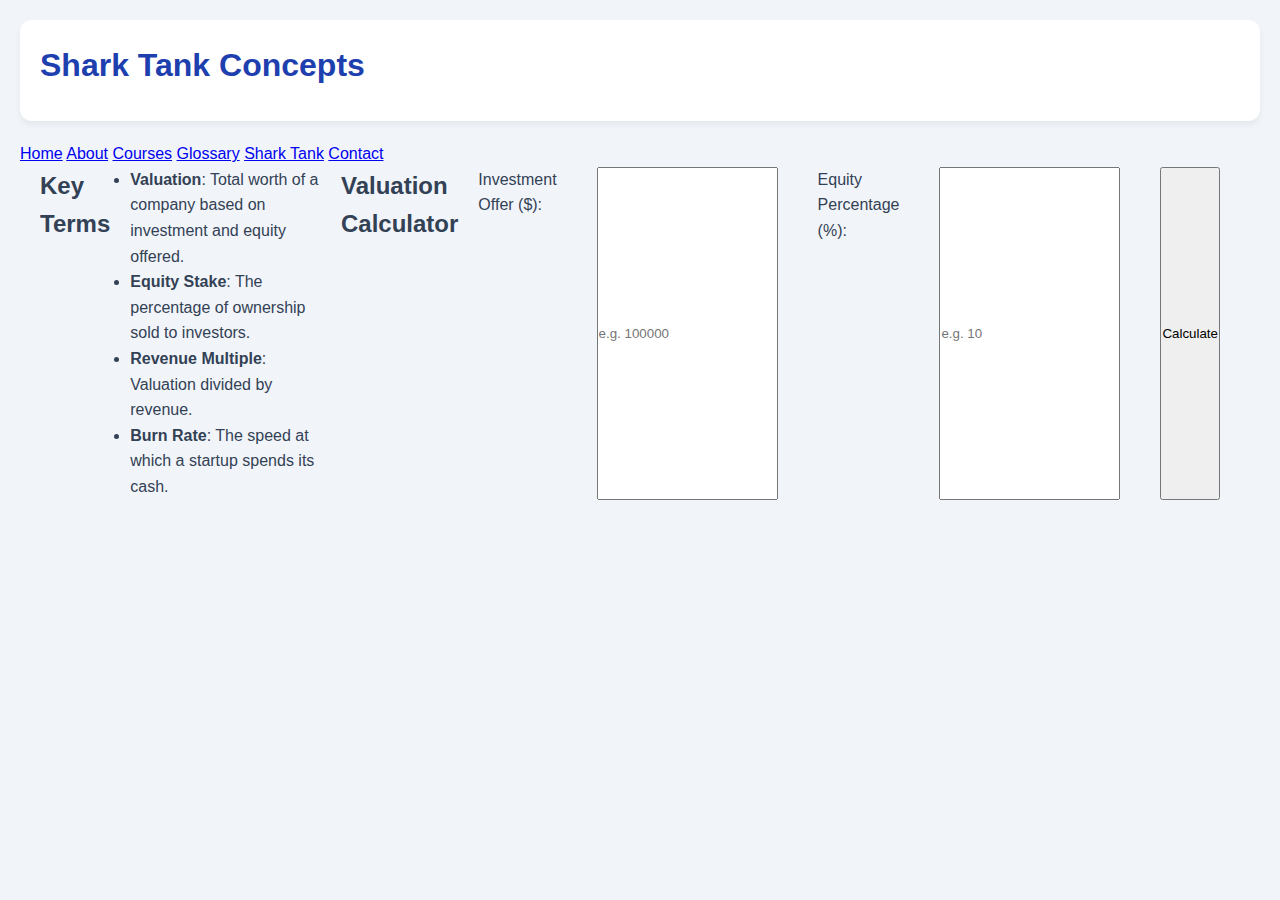
<file: sharktank.html>
<!DOCTYPE html>
<html>
<head>
  <title>Shark Tank - FinLearn</title>
  <link rel="stylesheet" href="style.css">
  <script>
    function calculateValuation() {
      let offer = document.getElementById('offer').value;
      let equity = document.getElementById('equity').value;
      if (offer && equity) {
        let valuation = (offer / (equity/100)).toFixed(2);
        document.getElementById('valuation').innerText = "Implied Valuation: $" + valuation;
      }
    }
  </script>
</head>
<body>
<header>
  <h1>Shark Tank Concepts</h1>
</header>
<nav>
  <a href="index.html">Home</a>
  <a href="about.html">About</a>
  <a href="courses.html">Courses</a>
  <a href="glossary.html">Glossary</a>
  <a href="sharktank.html">Shark Tank</a>
  <a href="contact.html">Contact</a>
</nav>
<div class="container">
  <h2>Key Terms</h2>
  <ul>
    <li><b>Valuation</b>: Total worth of a company based on investment and equity offered.</li>
    <li><b>Equity Stake</b>: The percentage of ownership sold to investors.</li>
    <li><b>Revenue Multiple</b>: Valuation divided by revenue.</li>
    <li><b>Burn Rate</b>: The speed at which a startup spends its cash.</li>
  </ul>
  <h2>Valuation Calculator</h2>
  <label>Investment Offer ($):</label><br>
  <input type="number" id="offer" placeholder="e.g. 100000"><br>
  <label>Equity Percentage (%):</label><br>
  <input type="number" id="equity" placeholder="e.g. 10"><br>
  <button onclick="calculateValuation()">Calculate</button>
  <p id="valuation"></p>
</div>
</body>
</html>
</file>
<file: style.css>
/* CSS for a modern, clean look */
:root {
    --color-primary: #1e40af; /* Blue-700 */
    --color-secondary: #059669; /* Emerald-600 */
    --color-text: #334155; /* Slate-700 */
    --color-light: #f1f5f9; /* Slate-100 */
    --color-background: #ffffff;
}
* {
    box-sizing: border-box;
    margin: 0;
    padding: 0;
}
body {
    font-family: -apple-system, BlinkMacSystemFont, "Segoe UI", Roboto, "Helvetica Neue", Arial, sans-serif;
    line-height: 1.6;
    color: var(--color-text);
    background-color: var(--color-light);
    padding: 20px;
}
.container {
    max-width: 1200px;
    margin: 0 auto;
    display: flex;
    gap: 20px;
}
/* 🏆 NEW SCROLLABLE SIDEBAR STYLE 🏆 */
.sidebar {
    width: 250px;
    background-color: var(--color-background);
    border-radius: 12px;
    box-shadow: 0 4px 6px rgba(0, 0, 0, 0.05);
    padding: 20px;
    max-height: calc(100vh - 40px); /* Sets max height to screen height - padding */
    overflow-y: auto;               /* Adds the scrollbar when content is too tall */
    position: sticky;
    top: 20px;
}
.main-content {
    flex-grow: 1;
    min-width: 0;
}
header {
    background-color: var(--color-background);
    padding: 20px;
    margin-bottom: 20px;
    border-radius: 12px;
    box-shadow: 0 4px 6px rgba(0, 0, 0, 0.05);
}
h1 {
    color: var(--color-primary);
    font-size: 2rem;
    margin-bottom: 10px;
}
.search-container {
    display: flex;
    gap: 10px;
}
.search-input {
    flex-grow: 1;
    padding: 12px 15px;
    border: 1px solid #e2e8f0;
    border-radius: 8px;
    font-size: 1rem;
    outline: none;
}
.search-input:focus {
    border-color: var(--color-primary);
    box-shadow: 0 0 0 2px rgba(30, 64, 175, 0.2);
}
.category-list {
    list-style: none;
    padding-top: 10px;
}
.category-item a {
    text-decoration: none;
}
.category-item button {
    display: block;
    width: 100%;
    text-align: left;
    padding: 10px 15px;
    margin-bottom: 5px;
    border: none;
    background: none;
    border-radius: 6px;
    color: var(--color-text);
    cursor: pointer;
    transition: background-color 0.2s, color 0.2s;
    font-weight: 500;
}
.category-item button:hover {
    background-color: var(--color-light);
}
.category-item button.active {
    background-color: var(--color-primary);
    color: white;
    font-weight: 700;
}
.terms-grid {
    display: grid;
    grid-template-columns: repeat(auto-fit, minmax(300px, 1fr));
    gap: 20px;
}
/* Updated term-card for click-to-open */
.term-card {
    background-color: var(--color-background);
    border-radius: 10px;
    box-shadow: 0 1px 3px rgba(0, 0, 0, 0.1);
    padding: 20px;
    border-left: 5px solid var(--color-primary);
    transition: transform 0.2s, box-shadow 0.2s;
    cursor: pointer; /* Makes it look clickable */
}
.term-card:hover {
    transform: translateY(-2px);
    box-shadow: 0 8px 15px rgba(0, 0, 0, 0.1);
}
.term-card h2 {
    font-size: 1.5rem;
    margin-bottom: 5px;
    color: var(--color-primary);
}
.term-card .category-tag {
    display: inline-block;
    font-size: 0.75rem;
    font-weight: 600;
    padding: 3px 8px;
    margin-bottom: 10px;
    border-radius: 4px;
    color: white;
    background-color: var(--color-secondary);
}
/* Hide definitions in the main grid view */
.term-card p, .term-card strong, .term-card .example {
    display: none;
}

.empty-state {
    text-align: center;
    padding: 50px;
    background-color: var(--color-background);
    border-radius: 12px;
    margin-top: 20px;
    color: #94a3b8;
}
.empty-state h3 {
    font-size: 1.5rem;
    margin-bottom: 10px;
}
@media (max-width: 768px) {
    .container {
        flex-direction: column;
    }
    .sidebar {
        width: 100%;
        position: static;
        margin-bottom: 20px;
        max-height: none; /* Reset max-height on mobile */
        overflow-y: visible; /* Reset scrolling on mobile */
    }
    .category-list {
        display: flex;
        flex-wrap: wrap;
        gap: 5px;
        padding-top: 0;
    }
    .category-item {
        flex: 1 1 auto;
        min-width: 120px;
    }
    .category-item button {
        text-align: center;
        margin-bottom: 0;
    }
}


/* --- CSS for the Definition Modal (Popup) --- */
.modal {
    display: none; /* Hidden by default */
    position: fixed; /* Stay in place */
    z-index: 100; /* Sit on top of everything */
    left: 0;
    top: 0;
    width: 100%; /* Full width */
    height: 100%; /* Full height */
    overflow: auto; /* Enable scroll if needed */
    background-color: rgba(0,0,0,0.5); /* Black w/ opacity */
    padding-top: 60px;
}

.modal-content {
    background-color: #fff;
    margin: 5% auto; /* 5% from the top and centered */
    padding: 30px;
    border-radius: 15px;
    box-shadow: 0 10px 20px rgba(0,0,0,0.2);
    width: 80%; /* Could be more or less, depending on screen size */
    max-width: 600px;
    animation: slideIn 0.3s ease-out;
}

@keyframes slideIn {
    from {
        opacity: 0;
        transform: translateY(-20px);
    }
    to {
        opacity: 1;
        transform: translateY(0);
    }
}

.close-button {
    color: #aaa;
    float: right;
    font-size: 28px;
    font-weight: bold;
    cursor: pointer;
    line-height: 20px;
}

.close-button:hover,
.close-button:focus {
    color: #333;
    text-decoration: none;
    cursor: pointer;
}

#modal-term {
    color: var(--color-primary);
    font-size: 2rem;
    margin-bottom: 5px;
}

.category-tag-modal {
    display: inline-block;
    font-size: 0.9rem;
    font-weight: 600;
    padding: 5px 10px;
    margin-bottom: 20px;
    border-radius: 6px;
    color: white;
    background-color: var(--color-secondary);
}

.modal-definition, .modal-example {
    margin-bottom: 20px;
}

.modal-definition p, .modal-example p {
    font-size: 1rem;
    margin-top: 5px;
}

.modal-example strong {
    color: #4b5563; /* Slate-600 */
}
</file>
